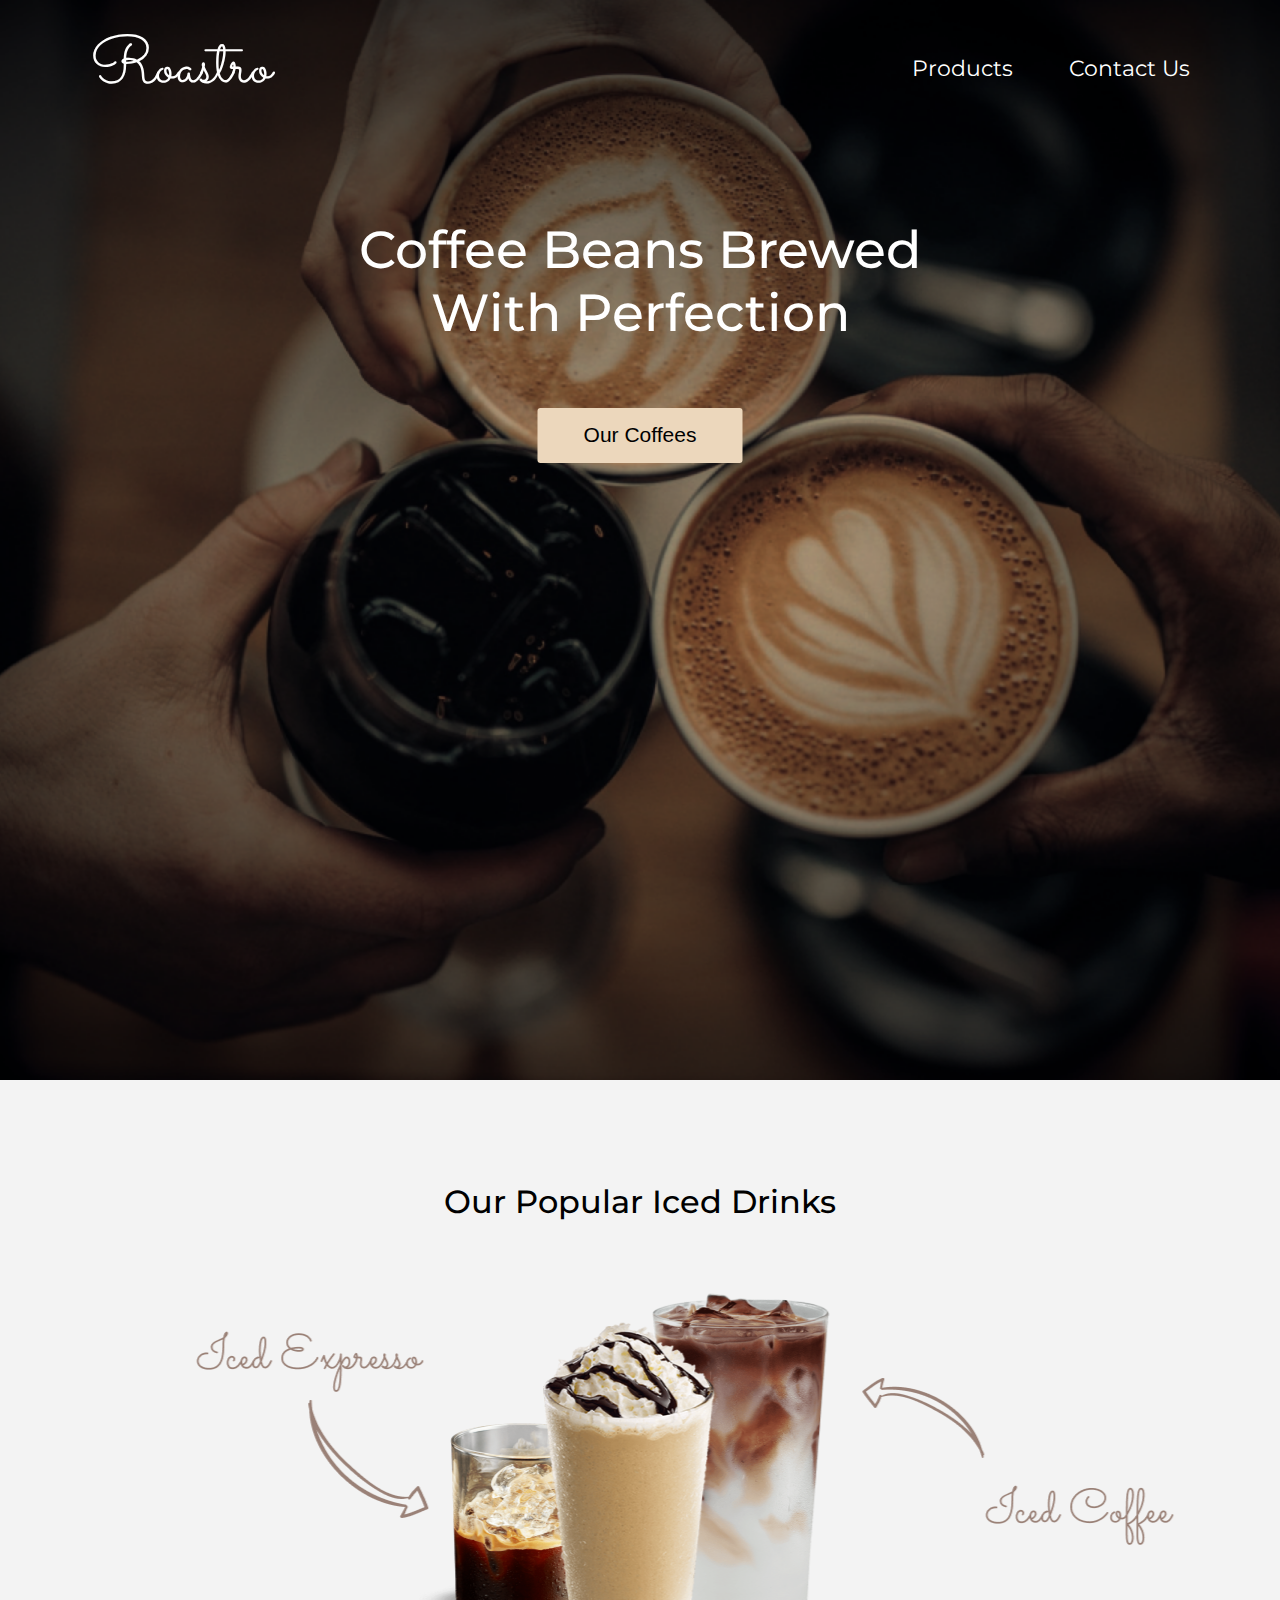
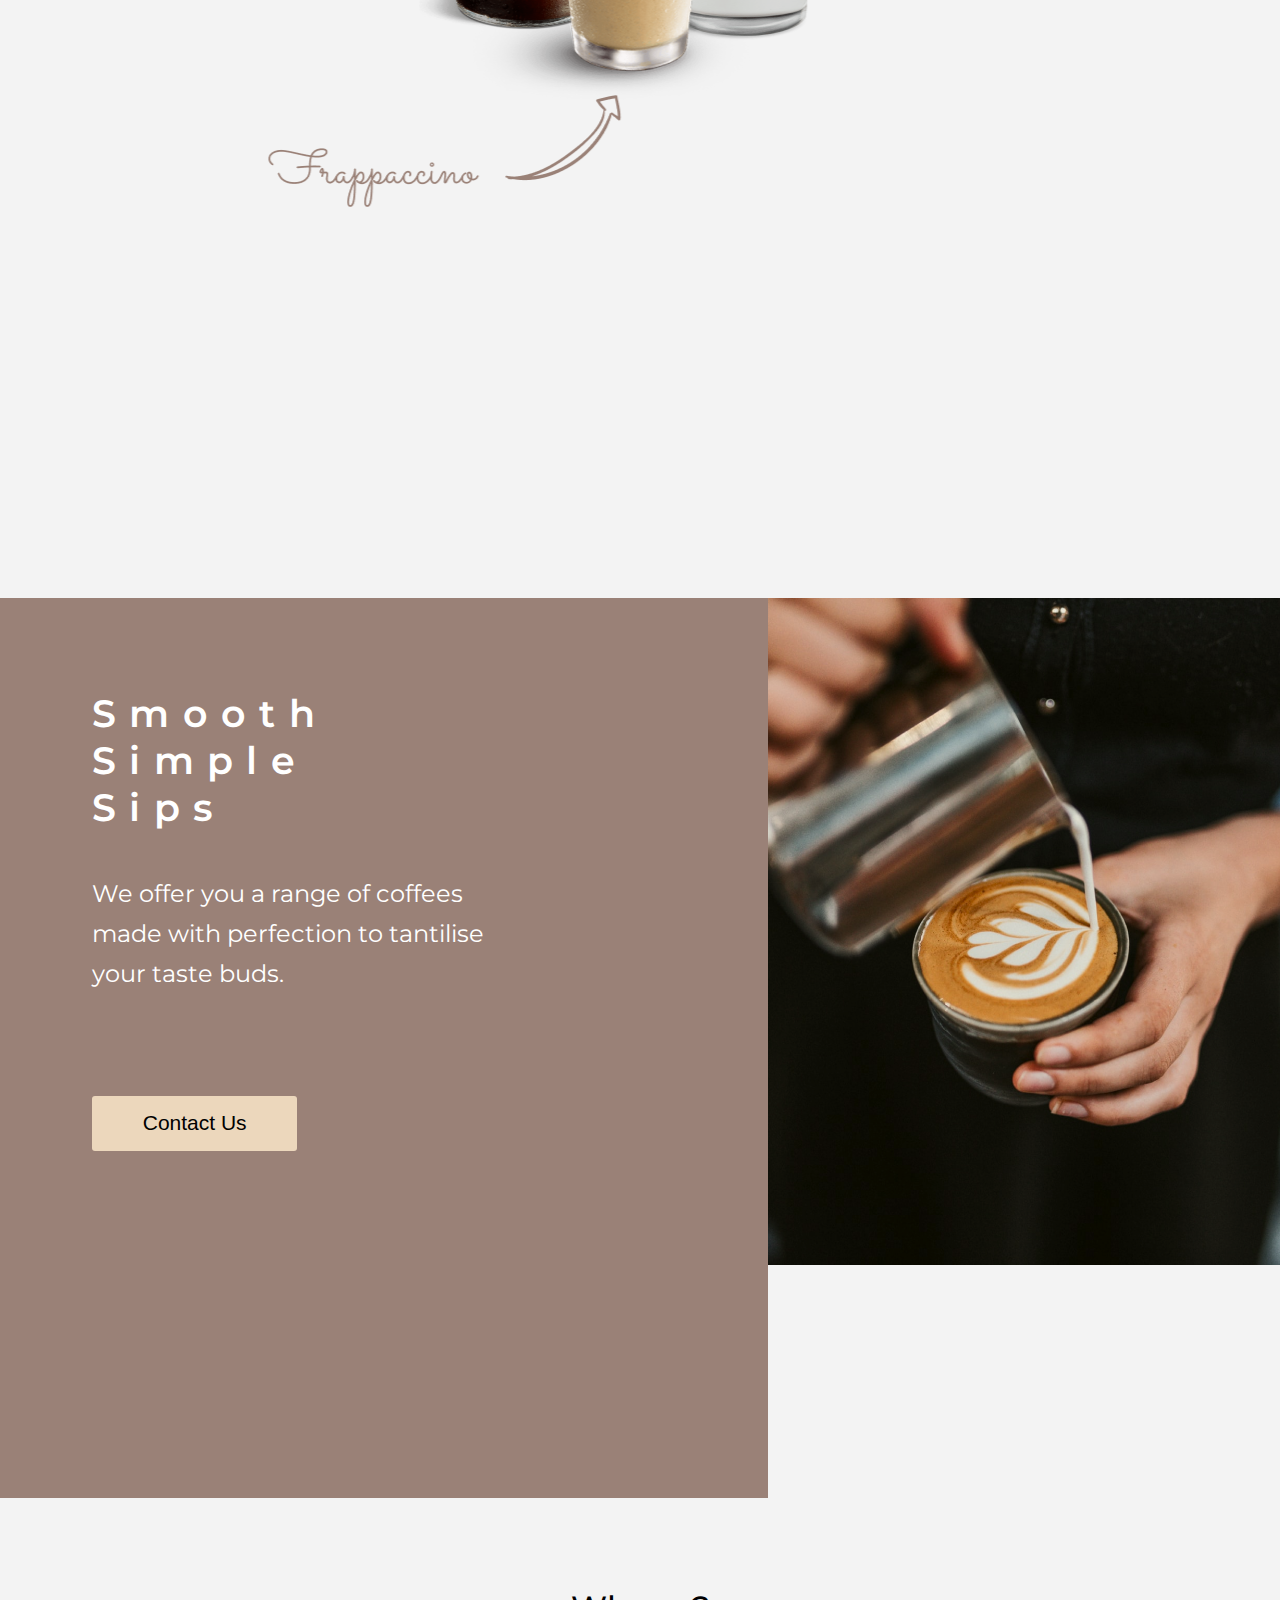
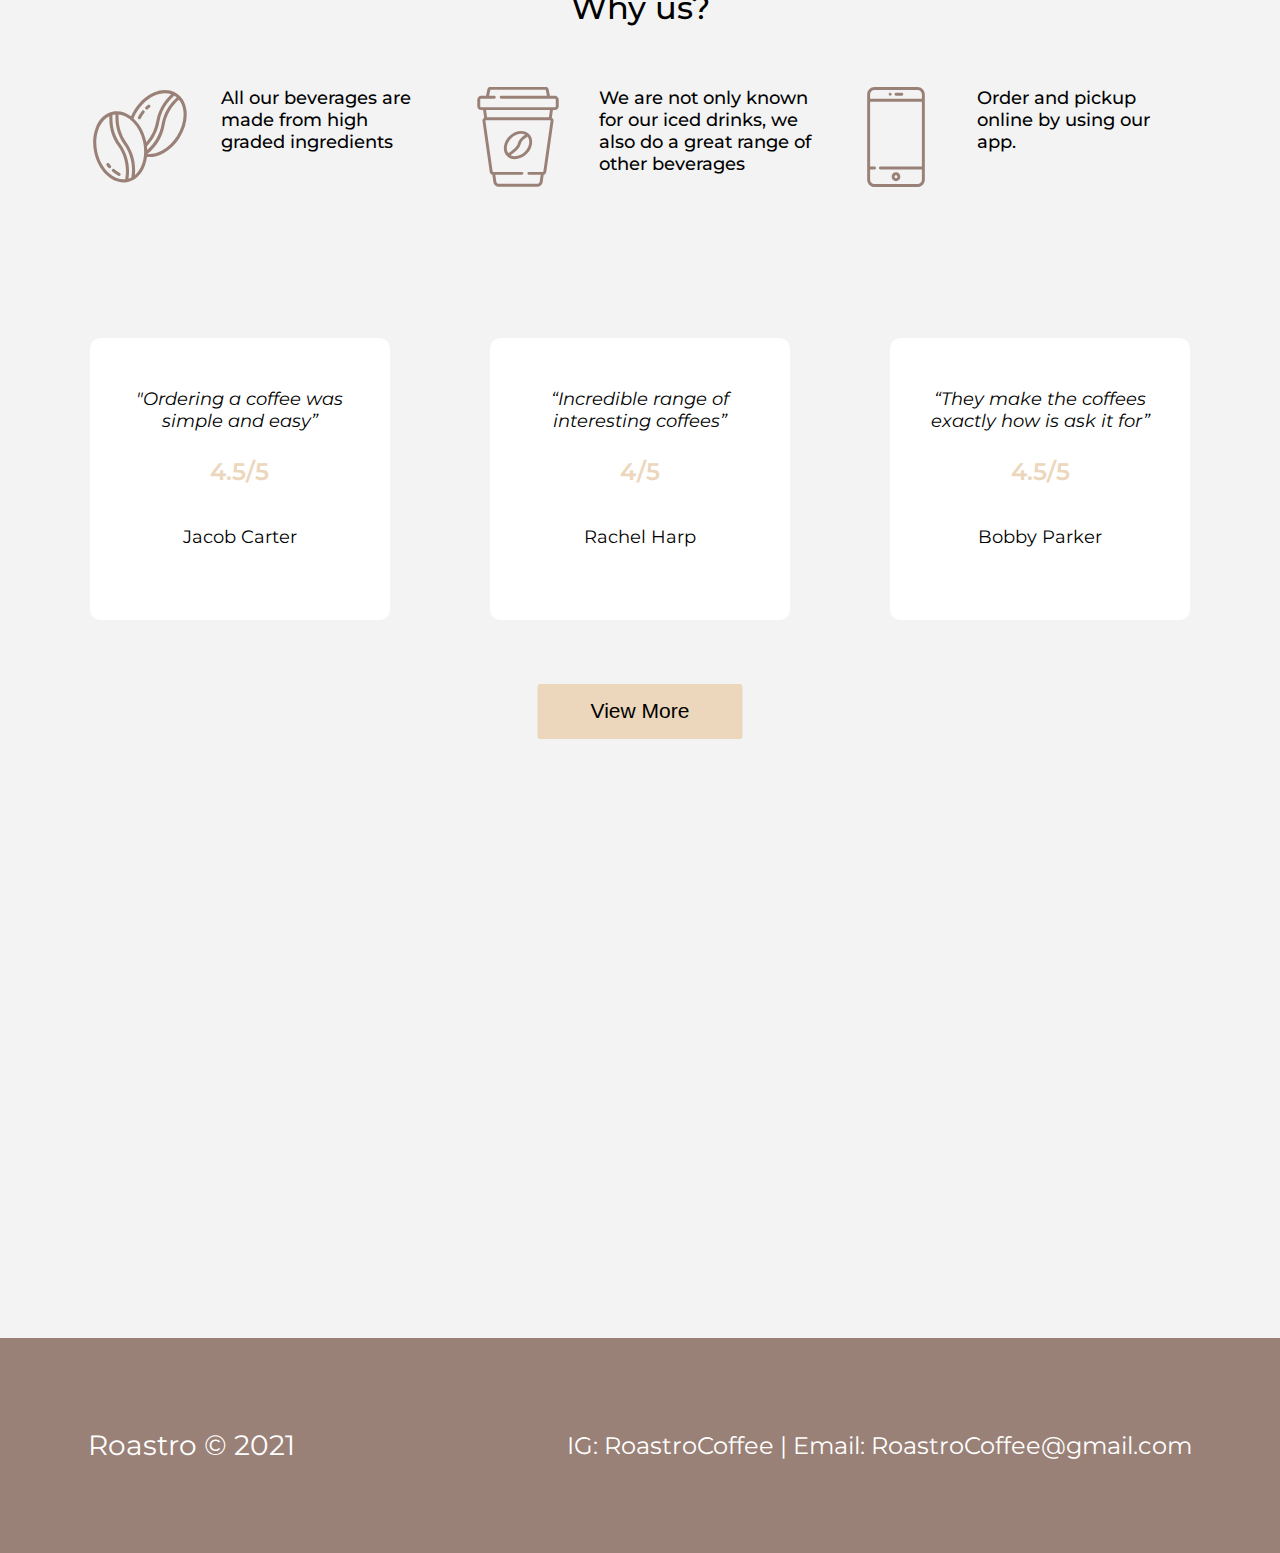
<file: project/index.html>
<!DOCTYPE html>
<html lang="en">

<head>
  <meta charset="UTF-8">
  <meta http-equiv="X-UA-Compatible" content="IE=edge">
  <meta name="viewport" content="width=device-width, initial-scale=1.0">
  <title>Home</title>
  <link rel="stylesheet" href="../static/css/style.css">

  <link rel="preconnect" href="https://fonts.googleapis.com">
  <link rel="preconnect" href="https://fonts.gstatic.com" crossorigin>
  <link href="https://fonts.googleapis.com/css2?family=Sacramento&display=swap" rel="stylesheet">

  <link rel="preconnect" href="https://fonts.googleapis.com">
  <link rel="preconnect" href="https://fonts.gstatic.com" crossorigin>
  <link
    href="https://fonts.googleapis.com/css2?family=Montserrat:ital,wght@0,400;0,500;0,600;0,700;1,400&family=Sacramento&display=swap"
    rel="stylesheet">
</head>

<body>
  <div class="container">
    <div class="s1">
      <div class="nav">
        <nav>
          <h2 class="nav-title"><a href="./index.html">Roastro</a></h2>

          <ul class="nav-links">
            <li class="nav-link product-link"><a href="./product.html">Products</a></li>
            <li class="nav-link"><a href="./contact.html">Contact Us</a></li>
          </ul>
        </nav>
      </div>

      <div class="nav-mobile">
        <nav>
            <li class="nav-link product-link"><a href="./product.html">Products</a></li>
            <li class="nav-link"><a href="./contact.html">Contact Us</a></li>
        </nav>
      </div>

      <img src="../media/hero.png" alt="Hero" class="hero">
      <h1 class="hero-title">Coffee Beans Brewed With Perfection</h1>

      <a href="./product.html"><button class="hero-btn btn"><p>Our Coffees</p></button></a>
    </div>

    <div class="s2">
      <h3 class="iced_title">Our Popular Iced Drinks</h3>

      <img src="../media/iced_tea_group.png" alt="Iced" class="iced_group">
    </div>

    <div class="s3">
      <div class="s3-left">
        <div class="s3-cont-text">
          <h2 class="s3-cont-title">Smooth Simple Sips</h2>
          <p class="s3-cont-par">We offer you a range of coffees made with perfection to tantilise your taste buds.</p>

          <a href="./contact.html"><button class="s3-btn"><p>Contact Us</p></button></a>
        </div>
      </div>

      <img src="../media/side_img.png" alt="" class="s3-right">
    </div>

    <div class="s4">
      <h3 class="s4-title">Why us?</h3>

      <div class="perk-cont">
        <div class="beans perk">
          <img src="../media/beans.svg" alt="Beans" class="perk-img">

          <p class="perk-par">
            All our beverages are made from high graded ingredients
          </p>
        </div>

        <div class="drinks perk">
          <img src="../media/cup.svg" alt="Beans" class="perk-img">

          <p class="perk-par">
            We are not only known for our iced drinks, we also do a great range of other beverages
          </p>
        </div>

        <div class="app perk">
          <img src="../media/phone.svg" alt="Beans" class="perk-img">

          <p class="perk-par">
            Order and pickup online by using our app.
          </p>
        </div>
      </div>

      <div class="testimonial-cont">
        <div class="testimonial t1">
          <p class="test-par">"Ordering a coffee was simple and easy”</p>
          <p class="test-rating">4.5/5</p>

          <p class="test-name">Jacob Carter</p>
        </div>

        <div class="testimonial">
          <p class="test-par">“Incredible range of interesting coffees”</p>
          <p class="test-rating">4/5</p>

          <p class="test-name">Rachel Harp</p>
        </div>

        <div class="testimonial t2">
          <p class="test-par">“They make the coffees exactly how is ask it for”</p>
          <p class="test-rating">4.5/5</p>

          <p class="test-name">Bobby Parker</p>
        </div>
      </div>

      <button class="test-btn btn"><p>View More</p></button>
    </div>

    <div class="s5 footer">
      <footer>
        <p class="copyright">Roastro &copy; 2021</p>
        <p class="socials">IG: RoastroCoffee | Email: RoastroCoffee@gmail.com</p>
      </footer>
    </div>
  </div>
</body>

<script src="../static/js/base.js"></script>

</html>
</file>
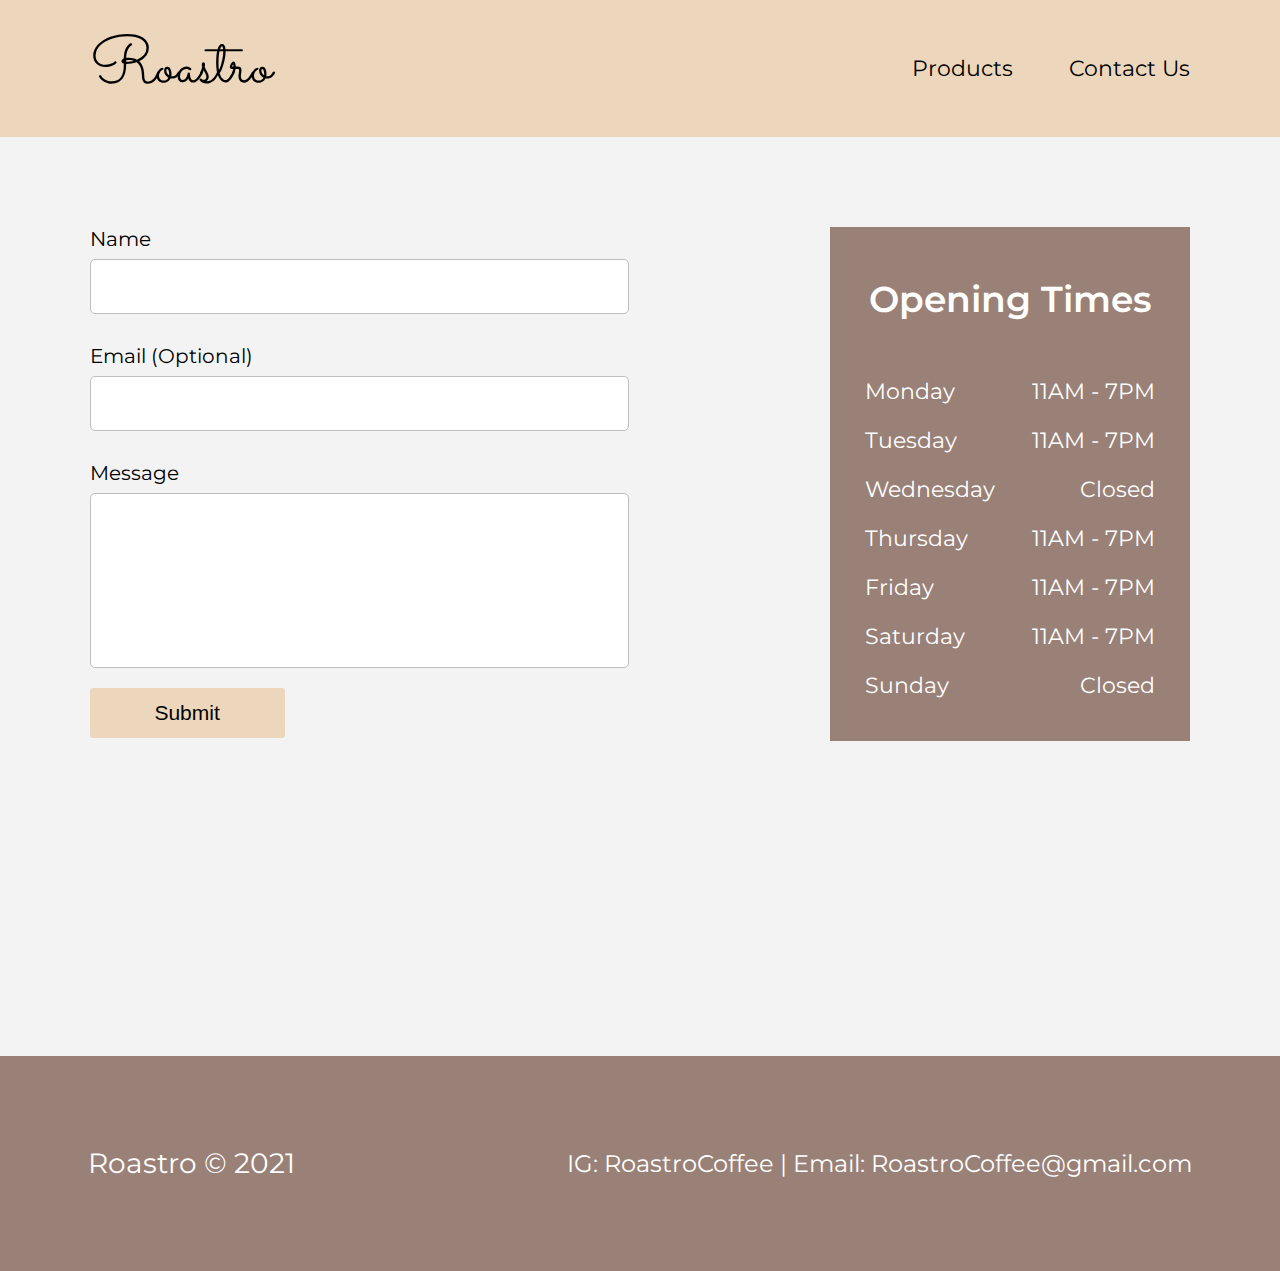
<file: project/contact.html>
<!DOCTYPE html>
<html lang="en">
<head>
  <meta charset="UTF-8">
  <meta http-equiv="X-UA-Compatible" content="IE=edge">
  <meta name="viewport" content="width=device-width, initial-scale=1.0">
  <title>Contact</title>
  <link rel="stylesheet" href="../static/css/contact.css">

  <link rel="preconnect" href="https://fonts.googleapis.com">
  <link rel="preconnect" href="https://fonts.gstatic.com" crossorigin>
  <link href="https://fonts.googleapis.com/css2?family=Sacramento&display=swap" rel="stylesheet">

  <link rel="preconnect" href="https://fonts.googleapis.com">
  <link rel="preconnect" href="https://fonts.gstatic.com" crossorigin>
  <link
    href="https://fonts.googleapis.com/css2?family=Montserrat:ital,wght@0,400;0,500;0,600;0,700;1,400&family=Sacramento&display=swap"
    rel="stylesheet">
</head>
<body>
  <div class="container">
    <div class="s1">
      <div class="nav">
        <nav>
          <h2 class="nav-title"><a href="./index.html">Roastro</a></h2>

          <ul class="nav-links">
            <li class="nav-link product-link"><a href="./product.html">Products</a></li>
            <li class="nav-link"><a href="./contact.html">Contact Us</a></li>
          </ul>
        </nav>
      </div>

      <div class="nav-mobile">
        <nav>
            <li class="nav-link product-link"><a href="./product.html">Products</a></li>
            <li class="nav-link"><a href="./contact.html">Contact Us</a></li>
        </nav>
      </div>
    </div>

    <div class="s2">
      <div class="form">
        <form >
          <div class="name-form form-cont">
            <label for="name" class="name-label">Name</label>
            <input type="text" id="name" class="name" required>
          </div>

          <div class="email-form form-cont">
            <label for="email" class="email-label">Email (Optional)</label>
            <input type="text-area" id="email" class="email">
          </div>

          <div class="message-form form-cont">
            <label for="message" class="message-label">Message</label>
            <input type="text" id="message" class="message">
          </div>

          <button type="submit" class="form-btn btn"><p>Submit</p></button>
        </form>
      </div>

      <div class="time">
        <h2 class="time-title">
          Opening Times
        </h2>

        <div class="day-cont upper-cont">
          <p class="day">Monday</p>
          <p class="range">11AM - 7PM</p>
        </div>

        <div class="day-cont">
          <p class="day">Tuesday</p>
          <p class="range">11AM - 7PM</p>
        </div>

        <div class="day-cont">
          <p class="day">Wednesday</p>
          <p class="range">Closed</p>
        </div>

        <div class="day-cont">
          <p class="day">Thursday</p>
          <p class="range">11AM - 7PM</p>
        </div>

        <div class="day-cont">
          <p class="day">Friday</p>
          <p class="range">11AM - 7PM</p>
        </div>

        <div class="day-cont">
          <p class="day">Saturday</p>
          <p class="range">11AM - 7PM</p>
        </div>

        <div class="day-cont">
          <p class="day">Sunday</p>
          <p class="range">Closed</p>
        </div>
      </div>
    </div>

    <div class="s3 footer">
      <footer>
        <p class="copyright">Roastro &copy; 2021</p>
        <p class="socials">IG: RoastroCoffee | Email: RoastroCoffee@gmail.com</p>
      </footer>
    </div>
  </div>
</body>

<script src="../static/js/base.js"></script>
</html>
</file>
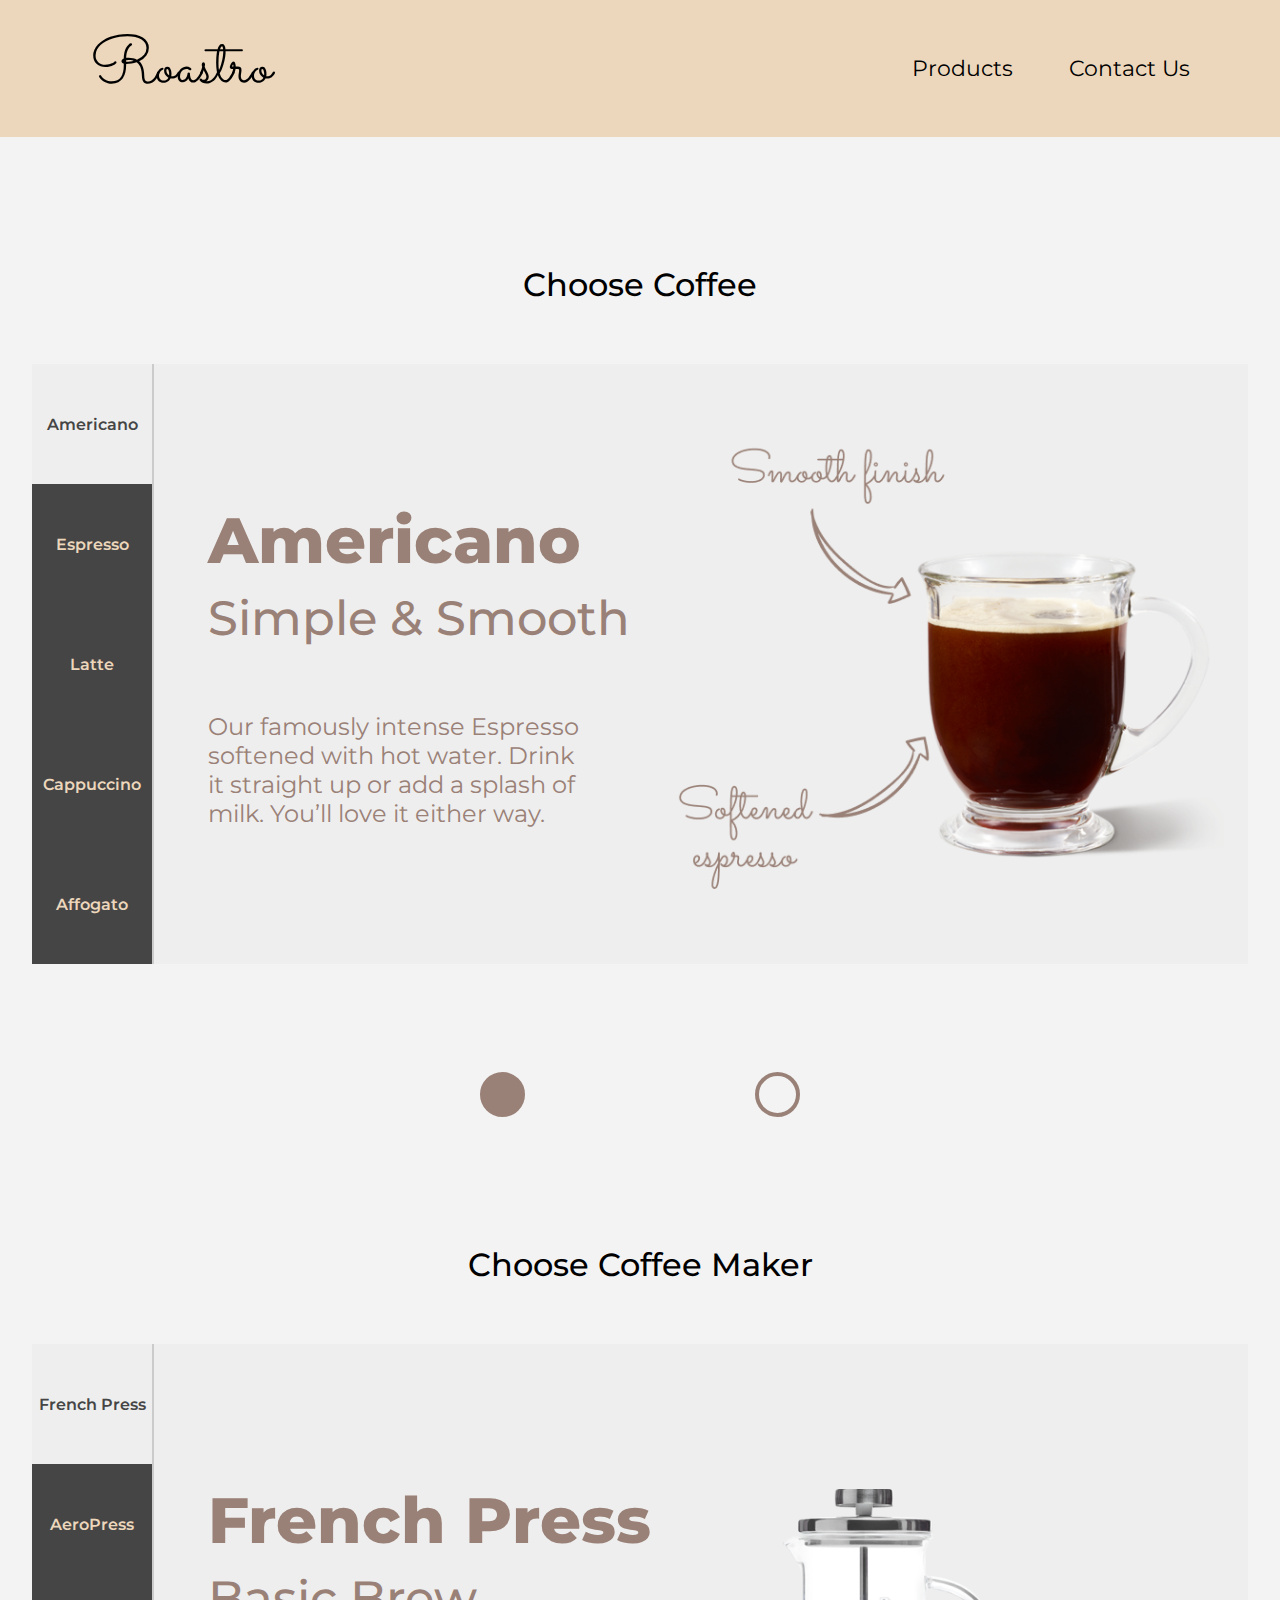
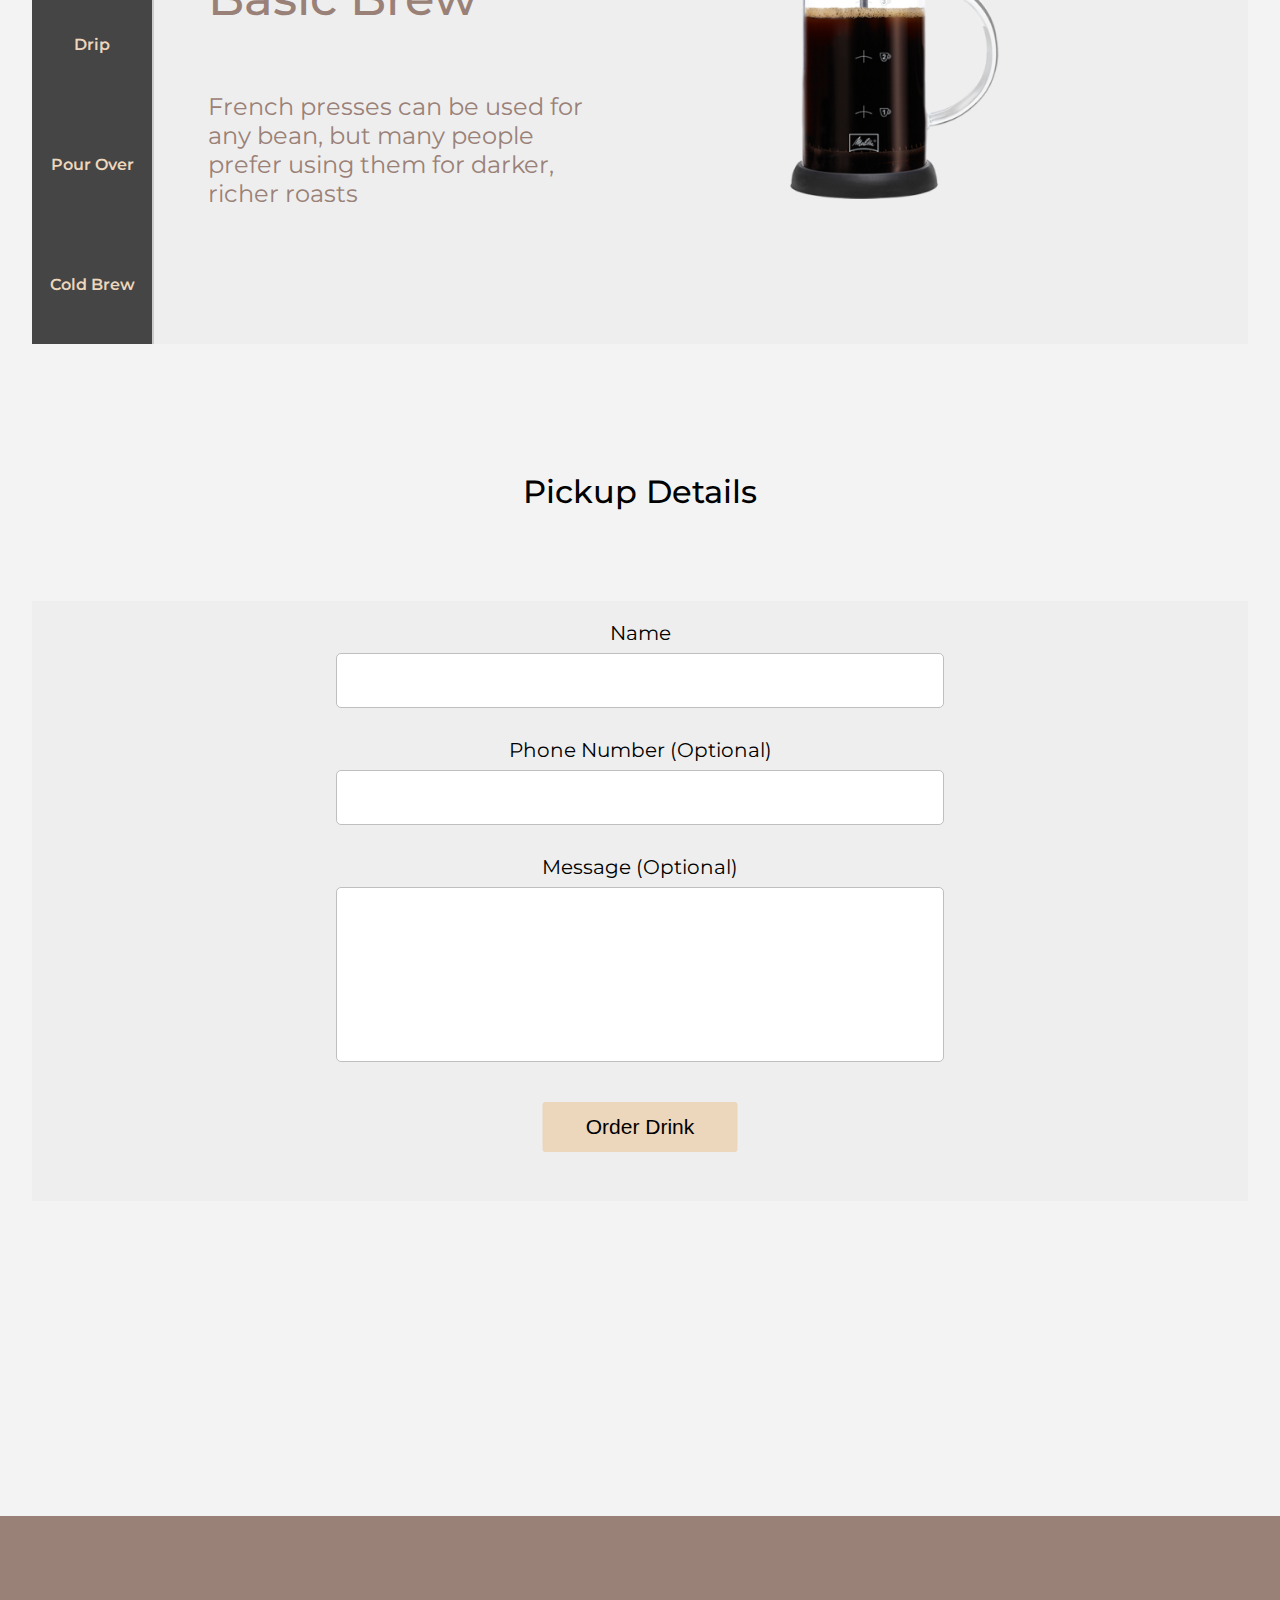
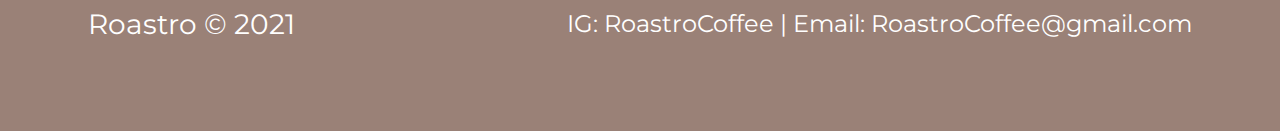
<file: project/product.html>
<!DOCTYPE html>
<html lang="en">
<head>
  <meta charset="UTF-8">
  <meta http-equiv="X-UA-Compatible" content="IE=edge">
  <meta name="viewport" content="width=device-width, initial-scale=1.0">
  <title>Product</title>

  <link rel="stylesheet" href="../static/css/product.css">

  <link rel="preconnect" href="https://fonts.googleapis.com">
  <link rel="preconnect" href="https://fonts.gstatic.com" crossorigin>
  <link href="https://fonts.googleapis.com/css2?family=Sacramento&display=swap" rel="stylesheet">

  <link rel="preconnect" href="https://fonts.googleapis.com">
  <link rel="preconnect" href="https://fonts.gstatic.com" crossorigin>
  <link
    href="https://fonts.googleapis.com/css2?family=Montserrat:ital,wght@0,400;0,500;0,600;0,700;1,400&family=Sacramento&display=swap"
    rel="stylesheet">
</head>
<body>
  <div class="container">
    <div class="s1">
      <div class="nav">
        <nav>
          <h2 class="nav-title"><a href="./index.html">Roastro</a></h2>

          <ul class="nav-links">
            <li class="nav-link product-link"><a href="./product.html">Products</a></li>
            <li class="nav-link"><a href="./contact.html">Contact Us</a></li>
          </ul>
        </nav>
      </div>

      <div class="nav-mobile">
        <nav>
            <li class="nav-link product-link"><a href="./product.html">Products</a></li>
            <li class="nav-link"><a href="./contact.html">Contact Us</a></li>
        </nav>
      </div>
    </div>

    <div class="s2">
      <h3 class="s2-title">Choose Coffee</h3>

      <div class="option-box">
        <div class="side-nav-imgs">
          <div class="first-set">
            <div class="americano nav-img-cont">
              <h3 class="side-nav-title sn-americano">Americano</h3>
            </div>

            <div class="espresso nav-img-cont">
              <h3 class="side-nav-title sn-espresso">Espresso</h3>
            </div>

            <div class="latte nav-img-cont">
              <h3 class="side-nav-title sn-latte">Latte</h3>
            </div>

            <div class="cappuccino nav-img-cont">
              <h3 class="side-nav-title sn-cappuccino">Cappuccino</h3>
            </div>

            <div class="affogato nav-img-cont">
              <h3 class="side-nav-title sn-affogato">Affogato</h3>
            </div>

            <div class="nav-img-cont"></div> 
          </div>

          <div class="second-set nav-deactive">
            <div class="mocha nav-img-cont">
              <h3 class="side-nav-title sn-mocha">Mocha</h3>
            </div>

            <div class="iced_coffee nav-img-cont">
              <h3 class="side-nav-title sn-iced_coffee">Iced Coffee</h3>
            </div>

            <div class="frappuccino nav-img-cont">
              <h3 class="side-nav-title sn-frappuccino">Frappuccino</h3>
            </div>

            <div class="iced_espresso nav-img-cont">
              <h3 class="side-nav-title sn-iced_espresso">Iced Espresso</h3>
            </div>

            <!-- Dud div -->
            <div class="nav-img-cont"></div>
            <div class="nav-img-cont"></div> 
          </div>
        </div>

        <div class="option-details">
          <div class="details d-americano">
            <h1 class="detail-title dt-americano">Americano</h1>
            <h3 class="detail-sub ds-americano">Simple & Smooth</h3>

            <p class="detail-par dp-americano">Our famously intense Espresso 
              softened with hot water. 
              Drink it straight up or add a 
              splash of milk. 
              You’ll love it either way.</p>
          </div>

          <img src="../media/coffees/americano.png" alt="coffee" class="detail-img di-americano">
        </div>

        <div class="option-details option-deactive">
          <div class="details d-espresso">
            <h1 class="detail-title dt-espresso">Espresso</h1>
            <h3 class="detail-sub ds-espresso">Short & Intense</h3>

            <p class="detail-par dp-espresso">The perfect combination of our aromatic Espresso and creamy milk. This duo is ideal for everyone who loves their drink hot in winter and cold in summer.</p>
          </div>

          <img src="../media/coffees/espresso.png" alt="coffee" class="detail-img di-espresso">
        </div>

        <div class="option-details option-deactive">
          <div class="details d-latte">
            <h1 class="detail-title dt-latte">Latte</h1>
            <h3 class="detail-sub ds-latte">Short & Intense</h3>

            <p class="detail-par dp-latte">The latte is where it all begins. Its rich aroma is the heartbeat of all our coffees. We craft one simple shot of our intense roast for the most elegant of drinks.</p>
          </div>

          <img src="../media/coffees/latte.png" alt="coffee" class="detail-img di-latte">
        </div>

        <div class="option-details option-deactive">
          <div class="details d-cappuccino">
            <h1 class="detail-title dt-cappuccino">Cappuccino</h1>
            <h3 class="detail-sub ds-cappuccino">Famously Frothy</h3>

            <p class="detail-par dp-cappuccino">A special treat made out of intense Espresso, frothy milk and decadent chocolate dusting. Enjoy it hot or ice cold.</p>
          </div>

          <img src="../media/coffees/cappuccino.png" alt="coffee" class="detail-img di-cappuccino">
        </div>

        <div class="option-details option-deactive">
          <div class="details d-affogato">
            <h1 class="detail-title dt-affogato">Affogato</h1>
            <h3 class="detail-sub ds-affogato">Cold Delight</h3>

            <p class="detail-par dp-affogato">The affogato is an excuse to enjoy a scoop of ice cream any time of day. Served with a scoop of ice cream and a shot of espresso, or two.</p>
          </div>

          <img src="../media/coffees/affogato.png" alt="coffee" class="detail-img di-affogato">
        </div>

        <div class="option-details option-deactive">
          <div class="details d-mocha">
            <h1 class="detail-title dt-mocha">Mocha</h1>
            <h3 class="detail-sub ds-mocha">Chocolate Suprise</h3>

            <p class="detail-par dp-mocha">For all you chocolate lovers out there, you’ll fall in love with a mocha. The mocha is a chocolate espresso drink with steamed milk and foam.</p>
          </div>

          <img src="../media/coffees/mocha.png" alt="coffee" class="detail-img di-mocha">
        </div>

        <div class="option-details option-deactive">
          <div class="details d-iced_coffee">
            <h1 class="detail-title dt-iced_coffee">Iced Coffee</h1>
            <h3 class="detail-sub ds-iced_coffee">Cold & Simple</h3>

            <p class="detail-par dp-iced_coffee">For all you chocolate lovers out there, you’ll fall in love with a frappucino. The frappucino is a chocolate espresso drink with steamed milk and foam.

            </p>
          </div>

          <img src="../media/coffees/iced_coffee.png" alt="coffee" class="detail-img di-iced_coffee">
        </div>

        <div class="option-details option-deactive">
          <div class="details d-frappuccino">
            <h1 class="detail-title dt-frappuccino">Frappucino</h1>
            <h3 class="detail-sub ds-frappuccino">Fluffy Whip</h3>

            <p class="detail-par dp-frappucino">The Frappuccino is a blended iced coffee drink that’s topped with whipped cream and syrup.</p>
          </div>

          <img src="../media/coffees/frappucino.png" alt="coffee" class="detail-img di-frappuccino">
        </div>

        <div class="option-details option-deactive">
          <div class="details d-iced_espresso">
            <h1 class="detail-title dt-iced_espresso">Iced Espresso</h1>
            <h3 class="detail-sub ds-iced_espresso">Short & Intense</h3>

            <p class="detail-par dp-iced_espresso">Like an iced coffee, iced espresso can be served straight or with a dash of milk, cream or sweetener</p>
          </div>

          <img src="../media/coffees/iced_espresso.png" alt="coffee" class="detail-img di-iced_espresso">
        </div>
      </div>

      <div class="pagination">
        <div class="circle first-circ active-circ"></div>
        <div class="circle last-circ"></div>
      </div>
    </div>

    <!-- Coffee maker section -->

    <div class="s3">
      <h3 class="s2-title">Choose Coffee Maker</h3>

      <div class="option-box">
        <div class="side-nav-imgs">
          <div class="first-set">
            <div class="french_press nav-img-cont-coffee">
              <h3 class="side-nav-title-coffee sn-french_press">French Press</h3>
            </div>

            <div class="aeropress nav-img-cont-coffee">
              <h3 class="side-nav-title-coffee sn-aeropress">AeroPress</h3>
            </div>

            <div class="drip nav-img-cont-coffee">
              <h3 class="side-nav-title-coffee sn-drip">Drip</h3>
            </div>

            <div class="pour_over nav-img-cont-coffee">
              <h3 class="side-nav-title-coffee sn-pour_over">Pour Over</h3>
            </div>

            <div class="cold_brew nav-img-cont-coffee">
              <h3 class="side-nav-title-coffee sn-cold_brew">Cold Brew</h3>
            </div>

            <div class="nav-img-cont"></div> 
          </div> 
        </div>

        <div class="option-details-coffee">
          <div class="details d-french_press">
            <h1 class="detail-title dt-french_press">French Press</h1>
            <h3 class="detail-sub ds-french_press">Basic Brew</h3>

            <p class="detail-par dp-french_press">French presses can be used for any bean, but many people prefer using them for darker, richer roasts</p>
          </div>

          <img src="../media/coffees/french_press.png" alt="coffee" class="detail-img-coffee di-french_press">
        </div>

        <div class="option-details-coffee option-deactive">
          <div class="details d-aeropress">
            <h1 class="detail-title dt-aeropress">Aeropress</h1>
            <h3 class="detail-sub ds-aeropress">Zero Bitterness</h3>

            <p class="detail-par dp-aeropress">Similar to the french press, the aeropress produces a smooth, delicous and full flavoured coffee without the bitterness</p>
          </div>

          <img src="../media/coffees/aeropress.png" alt="coffee" class="detail-img-coffee di-aeropress">
        </div>

        <div class="option-details-coffee option-deactive">
          <div class="details d-drip">
            <h1 class="detail-title dt-drip">Drip</h1>
            <h3 class="detail-sub ds-drip">Coffee Control</h3>

            <p class="detail-par dp-drip">TA maker which slowly drips and drips until you’re left with a fresh and aromatic coffee. You have control on how bold the coffee is.</p>
          </div>

          <img src="../media/coffees/drip.png" alt="coffee" class="detail-img-coffee di-drip">
        </div>

        <div class="option-details-coffee option-deactive">
          <div class="details d-pour_over">
            <h1 class="detail-title dt-pour_over">Pour Over</h1>
            <h3 class="detail-sub ds-pour_over">Coffee Control</h3>

            <p class="detail-par dp-pour_over">Another coffee maker which you can control the strength of the coffee but the pour over eliminates bitterness.</p>
          </div>

          <img src="../media/coffees/pour_over.png" alt="coffee" class="detail-img-coffee di-pour_over">
        </div>

        <div class="option-details-coffee option-deactive">
          <div class="details d-cold_brew">
            <h1 class="detail-title dt-cold_brew">Cold Brew</h1>
            <h3 class="detail-sub ds-cold_brew">Refreashing Sips</h3>

            <p class="detail-par dp-cold_brew">The cold brew are lower in acidity meaning you will get a light, refreshing and bitterless taste after every sip.</p>
          </div>

          <img src="../media/coffees/cold_brew.png" alt="coffee" class="detail-img-coffee di-cold_brew">
        </div>
      </div>
    </div>

    <div class="s4">
      <h3 class="s2-title">Pickup Details</h3>

        <div class="form">
          <form>
            <div class="name-form form-cont">
              <label for="name" class="name-label">Name</label>
              <input type="text" id="name" class="name" required>
            </div>
  
            <div class="phone-form form-cont">
              <label for="phone" class="phone-label">Phone Number (Optional)</label>
              <input type="text" id="phone" class="phone">
            </div>
  
            <div class="message-form form-cont">
              <label for="message" class="message-label">Message (Optional)</label>
              <input type="text" id="message" class="message">
            </div>

            <button type="submit" class="form-btn btn"><p>Order Drink</p></button>
          </form>
        </div>
      </div>

    <div class="s5 footer">
      <footer>
        <p class="copyright">Roastro &copy; 2021</p>
        <p class="socials">IG: RoastroCoffee | Email: RoastroCoffee@gmail.com</p>
      </footer>
    </div>
  </div>
</body>

<script src="../static/js/product.js"></script>
<script src="../static/js/base.js"></script>
</html>
</file>
<file: static/css/style.css>
* {
  margin: 0;
  padding: 0;
  box-sizing: border-box;
}

a {
  text-decoration: none;
}

body {
  font-family: "Montserrat";
  background-color: #f3f3f3;
  overflow-x: hidden;
}

/* SECTION 1 */

.s1 {
  height: 100vh;
}

.hero {
  position: absolute;
  top: 0;
  left: 0;
  z-index: -1;
  width: 100%;
  height: 120vh;
  object-fit: cover;
}

nav {
  display: flex;
  width: 100%;
  height: 137px;
  align-items: center;
  justify-content: space-between;
  padding: 0px 7% 0px 7%;
  position: absolute;
  top: 0;

  transition: ease-in 300ms;
}

.nav-fixed {
  display: flex;
  width: 100%;
  height: 100px;
  align-items: center;
  justify-content: space-between;
  padding: 0px 7% 0px 7%;
  position: fixed;
  z-index: 5;
  top: 0;
  background-color: #ecd7bc;

  transition: ease-in 300ms;
}

.nav-fixed h2 a,
.nav-fixed ul li a {
  color: black;
}

.nav-title {
  font-family: "Sacramento";
  font-style: normal;
  font-weight: normal;
  font-size: 65px;
  color: white;
}

.nav-title a {
  color: #fff;
}

.nav-link {
  display: inline-block;
}

.nav-links a {
  text-decoration: none;
  color: white;
  font-size: 22px;
}

.product-link {
  margin-right: 52px;
}

.hero-title {
  width: 565px;
  height: 126px;

  font-style: normal;
  font-weight: 500;
  font-size: 52px;
  text-align: center;

  color: #ffffff;

  margin: 0 auto;
  margin-top: 17%;
}

.btn {
  width: 205px;
  height: 55px;
  border: none;
  background: #ecd7bc;
  border-radius: 3px;

  font-weight: 500;
  font-size: 21px;

  color: #000000;
  position: relative;
  left: 50%;
  transform: translateX(-50%);
  margin-top: 5%;
  cursor: pointer;
}

/* SECTION 2 */

.s2 {
  background: #f3f3f3;
  width: 100%;
  height: 100vh;
  position: relative;
  z-index: 1;
}

.iced_title {
  width: 100%;
  text-align: center;
  padding-top: 5%;

  font-style: normal;
  font-weight: 500;
  font-size: 32px;

  color: #000000;
}

.iced_group {
  position: relative;
  left: 65%;
  transform: translateX(-65%);
  margin-top: 5%;
}

/* SECTION 3 */

.s3 {
  position: relative;
  top: 20vh;
  width: 100%;
  height: 100vh;

  display: grid;
  grid-template-columns: 60% 40%;
}

.s3-left {
  background-color: #9a8177;
}

.s3-right {
  object-fit: cover;
}

.s3-cont-title {
  width: 222px;
  height: 180px;

  font-weight: 600;
  font-size: 38px;

  letter-spacing: 0.35em;
  color: white;
}

.s3-cont-par {
  width: 400px;
  height: 87px;
  margin-top: 4px;
  line-height: 40px;

  font-size: 24px;
  color: white;
}

.s3-btn {
  width: 205px;
  height: 55px;
  border: none;
  background: #ecd7bc;
  border-radius: 3px;

  font-weight: 500;
  font-size: 21px;

  color: #000000;
  margin-top: 20%;
  cursor: pointer;
}

.s3-cont-text {
  margin-left: 12%;
  margin-top: 12%;
}

/* SECTION 4 */

.s4 {
  height: 100vh;
  background-color: #f3f3f3;

  margin-top: 30vh;
}

.s4-title {
  width: 100%;
  margin-top: 240px;

  font-weight: 500;
  font-size: 32px;
  line-height: 39px;

  text-align: center;

  color: #000000;
}

.perk-par {
  width: 213px;
  height: 101px;

  font-weight: 500;
  font-size: 18px;
  line-height: 22px;
  margin-left: 31px;

  color: #000000;
}

.perk {
  display: flex;
  align-items: center;
  margin-top: 60px;
}

.beans {
  margin-left: 7%;
}

.app {
  margin-right: 7%;
}

.perk-cont {
  width: 100%;
  display: flex;
  justify-content: space-between;
  position: relative;
  left: 50%;
  transform: translateX(-50%);
}

.testimonial {
  width: 300px;
  height: 282px;

  background: #ffffff;
  border-radius: 10px;

  display: flex;
  flex-direction: column;
  align-items: center;
}

.testimonial-cont {
  width: 100%;
  display: flex;
  justify-content: space-between;
  align-items: center;
  margin: 0 auto;
  margin-top: 150px;
}

.t1 {
  margin-left: 7%;
}

.t2 {
  margin-right: 7%;
}

.test-par {
  width: 90%;

  font-style: italic;
  font-size: 18px;
  text-align: center;

  color: #000000;
  margin-top: 50px;
}

.test-rating {
  font-weight: 600;
  font-size: 24px;
  text-align: center;
  margin-top: 25px;

  color: #ecd7bc;
}

.test-name {
  font-size: 18px;
  margin-top: 40px;

  text-align: center;

  color: #000000;
}

/* SECTION 5 */

.s5 footer {
  margin-top: 50vh;
  width: 100%;
  height: 215px;

  background: #9a8177;
  display: flex;
  justify-content: space-between;
  align-items: center;
}

.copyright {
  margin-left: 88px;

  font-size: 28px;
  color: #ffffff;
}

.socials {
  margin-right: 88px;

  font-size: 24px;
  color: #ffffff;
}

nav li a {
  color: white;
  text-decoration: underline;
}

.nav-mobile {
  display: none;
}

@media only screen and (max-width: 667px) {
  .hero-title {
    color: #ffffff;

    margin: 0 auto;
    margin-top: 35%;

    width: 329px;

    font-weight: 500;
    font-size: 24px;

    text-align: center;
  }

  .hero-btn {
    margin-top: -10%;
  }

  .iced_title {
    width: 100%;
    text-align: center;

    font-weight: 500;
    font-size: 24px;
    line-height: 29px;

    color: #000000;
    padding-top: 15%;
  }

  .iced_group {
    width: 338px;
    margin-top: 20%;
  }

  .s2 {
    height: 50vh;
  }

  .s3 {
    grid-template-columns: 100%;
  }

  .s3-cont-text {
    margin-left: 0;
    margin-top: 12%;
  }

  .s3-cont-title,
  .s3-cont-par {
    text-align: center;
    width: 90%;
    margin: 0 auto;
  }

  .s3-cont-title {
    font-weight: 600;
    font-size: 24px;
    margin-top: 17%;
    height: fit-content;
    width: 70%;
    line-height: 55px;
  }

  .s3-cont-par {
    font-size: 18px;
    line-height: 30px;
    text-align: center;
    margin-top: 12%;

    color: #ffffff;
  }

  .s3-right {
    display: none;
  }

  .s3-btn {
    width: 205px;
    height: 55px;
    border: none;
    background: #ecd7bc;
    border-radius: 3px;

    font-weight: 500;
    font-size: 21px;

    color: #000000;
    margin-top: 20%;
    position: relative;
    left: 50%;
    transform: translateX(-50%);
  }

  .s4-title {
    width: 100%;
    margin-top: 5%;

    font-weight: 500;
    font-size: 24px;
    line-height: 29px;
    text-align: center;

    color: #000000;
  }

  .perk-cont {
    flex-direction: column;

    width: 100%;
    display: flex;
    justify-content: space-between;
    align-items: center;
    position: static;
    left: 0%;
    transform: translateX(0%);
  }

  .beans {
    margin-left: 0%;
  }

  .app {
    margin-right: 0%;
  }

  .testimonial-cont {
    width: 100%;
    display: flex;
    justify-content: space-between;
    align-items: center;
    flex-direction: column;
    margin: 0 auto;
    margin-top: 50px;
  }

  .t1 {
    margin-left: 0%;
  }

  .t2 {
    margin-right: 0%;
  }

  .testimonial {
    margin-top: 40px;
  }

  .s5 {
    margin-top: 1100px;
  }

  footer {
    flex-direction: column;
  }

  .copyright,
  .socials {
    margin: 0;
    text-align: center;
  }

  .copyright {
    font-size: 24px;
    margin-top: 15%;
  }

  .socials {
    font-size: 18px;
    margin-bottom: 15%;
  }
}

@media only screen and (min-width: 1400px) {
  .s2 {
    height: 600px;
  }

  .hero {
    height: 80vh;
  }

  .s1 {
    height: 60vh;
  }

  .hero-title {
    font-size: 64px;
    width: 60%;
  }

  .btn {
    width: 300px;
    height: 75px;
    font-size: 27px;
  }

  .s3-right {
    height: 100%;
  }

  .s3-cont-title {
    font-size: 56px;
  }

  .s3-cont-par {
    font-size: 34px;
    margin-top: 55px;
  }

  .s3 {
    height: 800px;
  }

  .s3-btn {
    width: 300px;
    height: 75px;
    font-size: 27px;
  }

  .s4 {
    height: 500px;
  }

  .s5 {
    margin: 0;
  }
}
</file>
<file: static/css/contact.css>
* {
  margin: 0;
  padding: 0;
  box-sizing: border-box;
}

a {
  text-decoration: none;
}

body {
  font-family: "Montserrat";
  background-color: #f3f3f3;
  overflow-x: hidden;
}

/* SECTION 1 */

.hero {
  position: absolute;
  top: 0;
  left: 0;
  z-index: -1;
  width: 100%;
  height: 120vh;
  object-fit: cover;
}

nav {
  display: flex;
  width: 100%;
  height: 137px;
  align-items: center;
  justify-content: space-between;
  padding: 0px 7% 0px 7%;
  background-color: #ecd7bc;
}

.nav-title {
  font-family: "Sacramento";
  font-style: normal;
  font-weight: normal;
  font-size: 65px;
  color: #000;
}

.nav-title a {
  color: #000;
}

.nav-link {
  display: inline-block;
}

.nav-links a {
  text-decoration: none;
  color: #000;
  font-size: 22px;
}

.product-link {
  margin-right: 52px;
}

.s2 {
  margin-left: 7%;
  margin-right: 7%;
  margin-top: 7%;
}

.form-cont {
  display: flex;
  flex-direction: column;
}

input {
  width: 50px;
}

.form-btn {
  width: 195px;
  height: 50px;
  border: none;
  background: #ecd7bc;
  border-radius: 3px;

  font-weight: 500;
  font-size: 21px;

  color: #000000;
  margin-top: 20px;
  cursor: pointer;
}

.name,
.email {
  width: 98%;
  height: 55px;
  padding-left: 20px;

  background: #ffffff;
  border: 1px solid #bfbfbf;
  border-radius: 5px;

  font-size: 16px;
  font-family: "montserrat";
  color: rgb(21, 21, 21);
}

.name-label,
.email-label,
.message-label {
  font-size: 20px;
  margin-bottom: 8px;

  color: #000000;
}

.email-label,
.message-label {
  margin-top: 30px;
}

.message {
  width: 98%;
  height: 175px;
  display: flex;
  justify-content: center;
  padding-bottom: 120px;
  padding-left: 20px;

  background: #ffffff;
  border: 1px solid #bfbfbf;
  border-radius: 5px;

  font-size: 16px;
  font-family: "montserrat";
  color: rgb(21, 21, 21);
}

.time {
  width: 65.5%;
  height: 514px;

  background: #9a8177;
  justify-self: flex-end;
}

.day-cont {
  display: flex;
  justify-content: space-between;
}

.time-title {
  width: 283px;
  height: 44px;
  font-weight: 600;
  font-size: 36px;
  margin: 0 auto;
  padding-top: 50px;

  color: #ffffff;
}

.upper-cont {
  margin-top: 80px;
}

.day-cont {
  margin-left: 35px;
  margin-right: 35px;
  padding-top: 20px;
}

.time p {
  font-size: 22px;
  line-height: 29px;

  color: #ffffff;
}

.s2 {
  display: grid;
  grid-template-columns: 1fr 1fr;
}

footer {
  margin-top: 35vh;
  width: 100%;
  height: 215px;

  background: #9a8177;
  display: flex;
  justify-content: space-between;
  align-items: center;
}

.copyright {
  margin-left: 88px;

  font-size: 28px;
  color: #ffffff;
}

.socials {
  margin-right: 88px;

  font-size: 24px;
  color: #ffffff;
}

nav li a {
  color: black;
  text-decoration: underline;
}

.nav-mobile {
  display: none;
}

@media only screen and (max-width: 667px) {
  .s2 {
    display: flex;
    flex-direction: column;
  }

  .form {
    margin-top: 50px;
  }

  .time {
    width: 100%;
    margin-top: 15vh;
  }

  .time-title {
    font-size: 32px;
    width: 100%;
    text-align: center;
  }

  .time p {
    font-size: 18px;
  }

  .form-btn {
    position: relative;
    left: 50%;
    transform: translateX(-50%);
  }

  footer {
    flex-direction: column;
  }

  .copyright,
  .socials {
    margin: 0;
    text-align: center;
  }

  .copyright {
    font-size: 24px;
    margin-top: 15%;
  }

  .socials {
    font-size: 18px;
    margin-bottom: 15%;
  }
}
</file>
<file: static/css/product.css>
* {
  margin: 0;
  padding: 0;
  box-sizing: border-box;
}

a {
  text-decoration: none;
}

body {
  font-family: "Montserrat";
  background-color: #f3f3f3;
  overflow-x: hidden;
}

/* SECTION 1 */

nav {
  display: flex;
  width: 100%;
  height: 137px;
  align-items: center;
  justify-content: space-between;
  padding: 0px 7% 0px 7%;
  background-color: #ecd7bc;
}

.nav-title {
  font-family: "Sacramento";
  font-style: normal;
  font-weight: normal;
  font-size: 65px;
  color: black;
}

.nav-title a {
  color: black;
}

.nav-link {
  display: inline-block;
}

.nav-links a {
  text-decoration: none;
  color: black;
  font-size: 22px;
}

.product-link {
  margin-right: 52px;
}

nav li a {
  color: white;
  text-decoration: underline;
}

.nav-mobile {
  display: none;
}

.nav-fixed {
  display: flex;
  width: 100%;
  height: 100px;
  align-items: center;
  justify-content: space-between;
  padding: 0px 7% 0px 7%;
  position: fixed;
  z-index: 5;
  top: 0;
  background-color: #ecd7bc;

  transition: ease-in 300ms;
}

.s2-title {
  width: 100%;
  text-align: center;
  padding-top: 10%;

  font-style: normal;
  font-weight: 500;
  font-size: 32px;

  color: #000000;
}

.option-box {
  width: 95%;
  height: 600px;
  margin: 0 auto;
  margin-top: 60px;

  background: #eeeeee;

  display: grid;
  grid-template-columns: 10% 90%;
}

.side-nav-imgs {
  height: 100%;
  overflow-y: hidden;
}

.first-set {
  background-color: #cbcbcb;
  height: 600px;
}

.option-details {
  display: flex;
  align-items: center;
}

.option-details-coffee {
  display: flex;
  align-items: center;
}

.option-deactive {
  display: none;
}

.nav-deactive {
  display: none;
}

.details {
  margin-left: 5%;
}

.detail-title {
  width: 474px;
  margin-bottom: 10px;
  font-weight: 800;
  font-size: 64px;

  color: #9a8177;
}

.detail-sub {
  width: 523px;
  margin-bottom: 65px;

  font-weight: 500;
  font-size: 48px;

  color: #9a8177;
}

.detail-par {
  width: 377px;

  font-size: 24px;
  line-height: 29px;

  color: #9a8177;
}

.detail-img {
  position: relative;
  right: 5%;
  object-fit: cover;
  width: 50%;
}

.detail-img-coffee {
  position: relative;
  width: 25%;
}

.di-mocha {
  right: 10%;
}

.di-espresso,
.di-affogato,
.di-frappucino {
  right: 12%;
}

.di-cappuccino,
.di-iced_coffee,
.di-iced_espresso {
  width: 40%;
}

.di-iced_coffee,
.di-iced_espresso {
  right: -5%;
}

.nav-img-cont {
  display: flex;
  align-items: center;
  justify-content: center;

  width: 120px;
  height: 120px;
  background-color: #454545;
  cursor: pointer;

  transition: 200ms ease-in;
}

.nav-img-cont h3 {
  color: #ecd7bc;

  font-weight: 600;
  font-size: 16px;
}

.nav-img-cont-coffee {
  display: flex;
  align-items: center;
  justify-content: center;

  width: 120px;
  height: 120px;
  background-color: #454545;
  cursor: pointer;

  transition: 200ms ease-in;
}

.nav-img-cont-coffee h3 {
  color: #ecd7bc;

  font-weight: 600;
  font-size: 16px;
}

.french_press,
.americano {
  background-color: #eeeeee;
}

.nav-img-cont .sn-americano {
  color: #454545;
}

.nav-img-cont-coffee .sn-french_press,
.sn-americano {
  color: #454545;
}

.circle {
  width: 45px;
  height: 45px;
  border-radius: 200px;

  border: 4px solid #9a8177;
  box-sizing: border-box;
}

.active-circ {
  width: 45px;
  height: 45px;
  border-radius: 200px;

  background: #9a8177;
}

.pagination {
  display: flex;
  width: 25%;
  justify-content: space-between;
  margin: 0 auto;
  margin-top: 12vh;
  cursor: pointer;
}

footer {
  margin-top: 35vh;
  width: 100%;
  height: 215px;

  background: #9a8177;
  display: flex;
  justify-content: space-between;
  align-items: center;
}

.copyright {
  margin-left: 88px;

  font-size: 28px;
  color: #ffffff;
}

.socials {
  margin-right: 88px;

  font-size: 24px;
  color: #ffffff;
}

nav li a {
  color: black;
  text-decoration: underline;
}

.nav-mobile {
  display: none;
}

.form {
  width: 95%;
  height: 600px;
  margin: 0 auto;
  margin-top: 10vh;
  background-color: #eeeeee;
}

.form-cont {
  display: flex;
  flex-direction: column;
  align-items: center;
}

input {
  width: 50px;
}

.form-btn {
  position: relative;
  left: 50%;
  transform: translateX(-50%);
  width: 195px;
  height: 50px;
  border: none;
  background: #ecd7bc;
  border-radius: 3px;

  font-weight: 500;
  font-size: 21px;

  color: #000000;
  margin-top: 40px;
  cursor: pointer;
}

.name,
.phone {
  width: 50%;
  height: 55px;
  padding-left: 20px;

  background: #ffffff;
  border: 1px solid #bfbfbf;
  border-radius: 5px;

  font-size: 16px;
  font-family: "montserrat";
  color: rgb(21, 21, 21);
}

.name-label,
.phone-label,
.message-label {
  font-size: 20px;
  margin-bottom: 8px;

  color: #000000;
}

.phone-label,
.message-label {
  margin-top: 30px;
}

.message {
  width: 50%;
  height: 175px;
  display: flex;
  justify-content: center;
  padding-bottom: 120px;
  padding-left: 20px;

  background: #ffffff;
  border: 1px solid #bfbfbf;
  border-radius: 5px;

  font-size: 16px;
  font-family: "montserrat";
  color: rgb(21, 21, 21);
}

.name-form {
  padding-top: 20px;
}

@media only screen and (max-width: 1100px) and (min-width: 667px) {
  .detail-title,
  .detail-title-coffee {
    width: 474px;
    margin-bottom: 10px;
    font-weight: 800;
    font-size: 54px;

    color: #9a8177;
  }

  .detail-sub,
  .detail-sub-coffee {
    width: 523px;
    margin-bottom: 65px;

    font-weight: 500;
    font-size: 38px;

    color: #9a8177;
  }

  .detail-par,
  .detail-par-coffee {
    width: 40%;

    font-size: 18px;
    line-height: 29px;

    color: #9a8177;
  }

  .detail-img {
    right: 45%;
  }

  .detail-img-coffee {
    right: 20%;
  }
}

@media only screen and (max-width: 667px) {
  .option-details,
  .option-details-coffee {
    display: none;
  }

  .option-box {
    width: 240px;
    height: 600px;
    margin: 0 auto;
    margin-top: 60px;

    background: none;

    display: grid;
    grid-template-columns: 100%;
  }

  .pagination {
    margin-top: 0;
    position: relative;
    bottom: 120px;
    width: 50%;
  }

  .first-set,
  .second-set {
    background: none;
    height: 300px;
    display: grid;
    grid-template-columns: 1fr 1fr;
    grid-template-rows: 1fr 1fr 1fr;
  }

  .nav-deactive {
    display: none;
  }

  .s5 {
    margin-top: 200px;
  }

  footer {
    flex-direction: column;
  }

  .copyright,
  .socials {
    margin: 0;
    text-align: center;
  }

  .copyright {
    font-size: 24px;
    margin-top: 15%;
  }

  .socials {
    font-size: 18px;
    margin-bottom: 15%;
  }

  .form {
    background: none;
  }

  .name,
  .phone,
  .message {
    width: 85%;
  }
}
</file>
